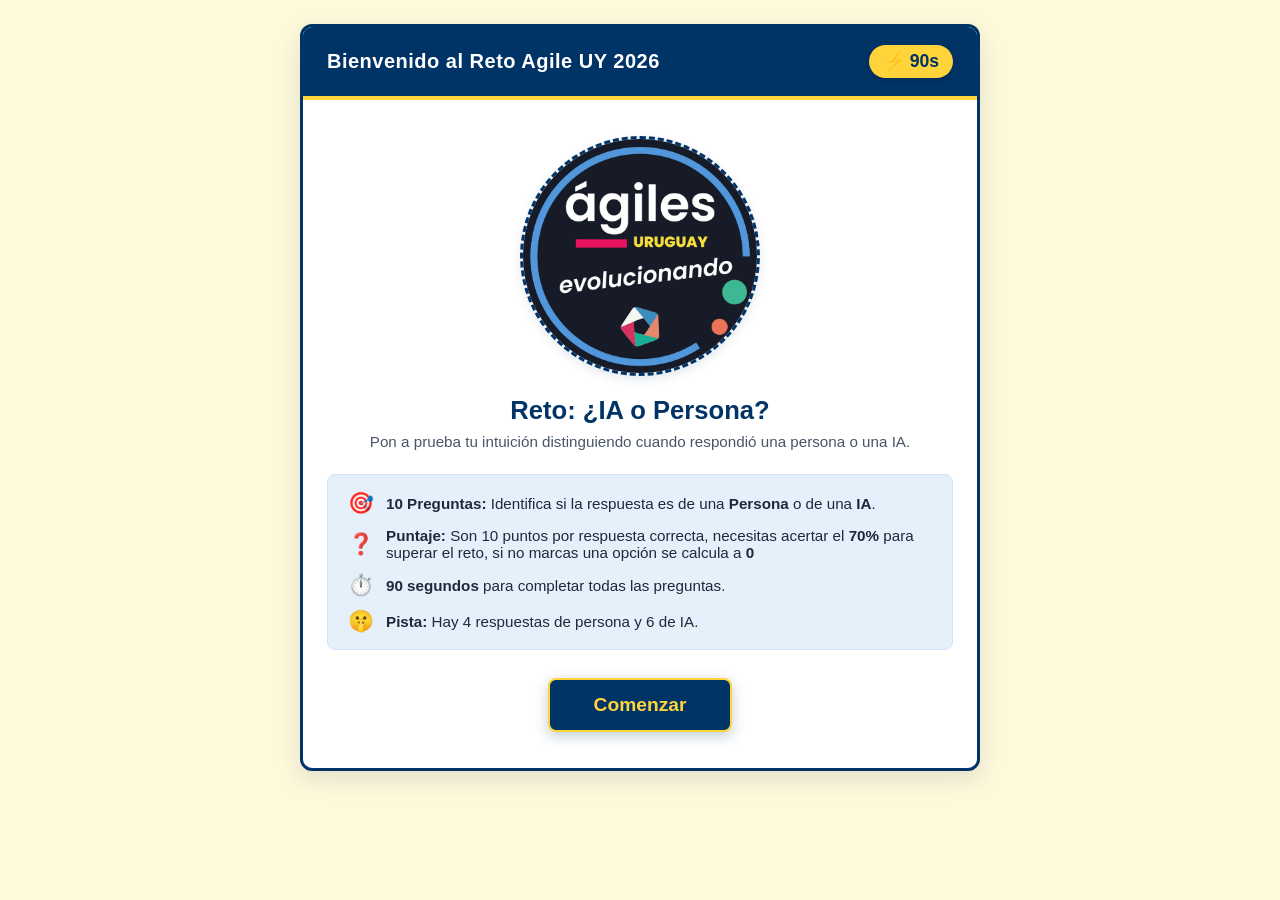
<file: index.html>
<!DOCTYPE html>
<html lang="es">

<head>
    <meta charset="UTF-8">
    <meta name="viewport" content="width=device-width, initial-scale=1.0">
    <title>Bienvenido al Quiz: ¿IA o Persona?</title>
    <link rel="stylesheet" href="styles.css">
</head>

<body>

    <div class="container">
        <header>
            <h1>Bienvenido al Reto Agile UY 2026</h1>
            <div class="timer-badge">
                ⚡ 90s
            </div>
        </header>

        <div class="content">
            <div class="welcome-card">
                <div class="logo-container" id="logo-placeholder">
                    <img src="logo_event.jpg" alt="Logo">
                </div>

                <h2 class="welcome-title">Reto: ¿IA o Persona?</h2>
                <p class="welcome-subtitle">Pon a prueba tu intuición distinguiendo cuando respondió una persona o una
                    IA.</p>

                <div class="rules-list">
                    <div class="rule-item">
                        <span class="rule-icon">🎯</span>
                        <div><strong>10 Preguntas:</strong> Identifica si la respuesta es de una
                            <strong>Persona</strong> o de una <strong>IA</strong>.
                        </div>
                    </div>
                    <div class="rule-item">
                        <span class="rule-icon">❓</span>
                        <div><strong>Puntaje:</strong> Son 10 puntos por respuesta correcta, necesitas acertar el
                            <strong>70%</strong> para superar el reto, si no marcas una opción se calcula a
                            <strong>0</strong>
                        </div>
                    </div>
                    <div class="rule-item">
                        <span class="rule-icon">⏱️</span>
                        <div><strong>90 segundos</strong> para completar
                            todas las preguntas.</div>
                    </div>
                    <div class="rule-item">
                        <span class="rule-icon">🤫</span>
                        <div><strong>Pista:</strong> Hay 4 respuestas de persona y 6 de IA.</div>
                    </div>
                </div>

                <a href="quiz-page.html" class="btn-start">
                    Comenzar
                </a>
            </div>
        </div>
    </div>

</body>

</html>
</file>
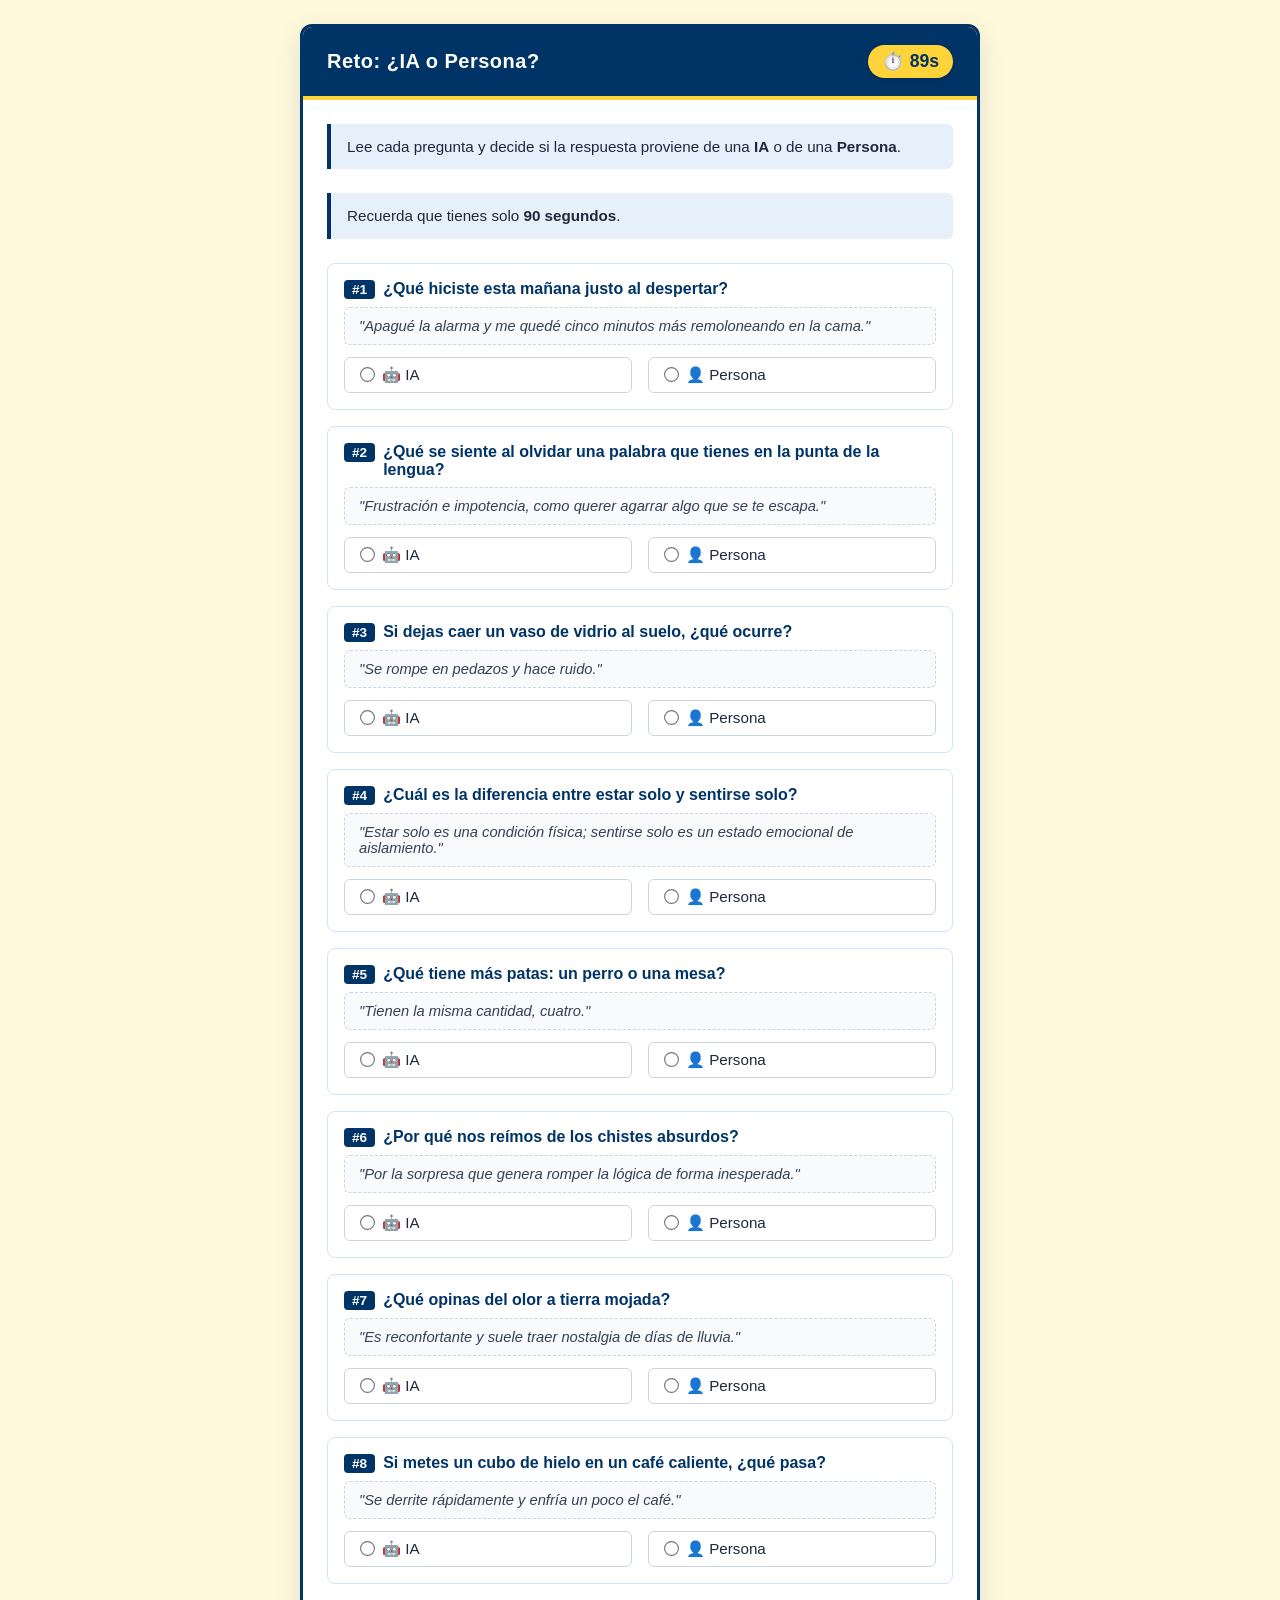
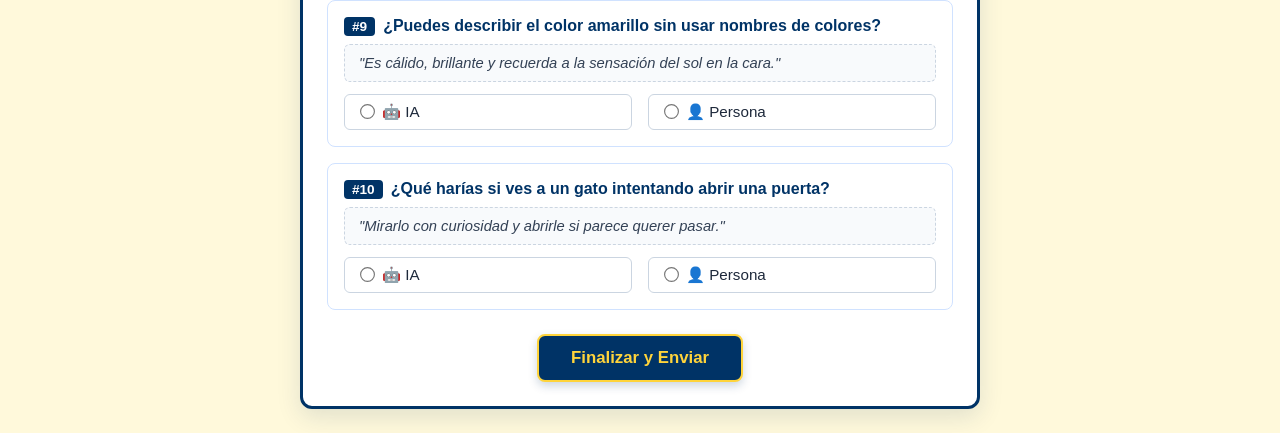
<file: quiz-page.html>
<!DOCTYPE html>
<html lang="es">

<head>
    <meta charset="UTF-8">
    <meta name="viewport" content="width=device-width, initial-scale=1.0">
    <title>Quiz: ¿IA o Persona?</title>
    <link rel="stylesheet" href="styles.css">
</head>

<body>

    <div class="container">
        <header>
            <h1>Reto: ¿IA o Persona?</h1>
            <div class="timer-badge" id="timer-badge">
                ⏱️ <span id="timer-seconds">90s</span>
            </div>
        </header>

        <div class="content">
            <section id="quiz-section">
                <div class="instructions">
                    Lee cada pregunta y decide si la respuesta proviene de una <strong>IA</strong> o de una
                    <strong>Persona</strong>.
                </div>

                <div class="instructions">
                    Recuerda que tienes solo <strong>90 segundos</strong>.
                </div>

                <div id="questions-list">
                </div>

                <div class="actions-bar">
                    <button type="button" class="btn-primary" id="btn-submit">
                        Finalizar y Enviar
                    </button>
                </div>
            </section>
            <section id="results-section" class="hidden">
                <div class="results-card">
                    <div id="congrats-message" class="congrats-banner hidden">
                        🎉 ¡Felicitaciones, lograste identificar a la IA! 🎉
                    </div>

                    <div id="failure-message" class="failure-banner hidden">
                        😢 Lo siento, fuiste engañado por la IA 😢
                    </div>

                    <div class="score-display">
                        Puntuación: <span id="score-percentage">0%</span>
                    </div>

                    <div class="breakdown-box">
                        <div class="breakdown-item text-success">
                            <strong>Total Aciertos: <span id="total-correct">0</span> / 10</strong>
                            <div>Preguntas acertadas: <span id="correct-questions-list" class="badge-list">-</span>
                            </div>
                        </div>
                        <hr style="margin: 12px 0; border: none; border-top: 1px solid #e2e8f0;">
                        <div class="breakdown-item text-error">
                            <strong>Total Fallos: <span id="total-incorrect">0</span> / 10</strong>
                            <div>Preguntas falladas: <span id="incorrect-questions-list" class="badge-list">-</span>
                            </div>
                        </div>
                    </div>

                    <button type="button" class="btn-primary" id="btn-restart">
                        Intentar de Nuevo
                    </button>
                </div>
            </section>
        </div>
    </div>

    <script src="app.js"></script>
</body>

</html>
</file>
<file: styles.css>
:root {
    --primary-blue: #003366;
    --secondary-blue: #005699;
    --light-blue: #e6f0fa;
    --bg-yellow: #fff9db;
    --accent-yellow: #ffd43b;
    --dark-yellow: #f59f00;
    --text-dark: #1e293b;
    --text-white: #ffffff;
    --success-green: #2b8a3e;
    --error-red: #c92a2a;
}

* {
    box-sizing: border-box;
    margin: 0;
    padding: 0;
    font-family: 'Segoe UI', Tahoma, Geneva, Verdana, sans-serif;
}

body {
    background-color: var(--bg-yellow);
    color: var(--text-dark);
    min-height: 100vh;
    display: flex;
    justify-content: center;
    align-items: flex-start;
    padding: 24px 16px;
}

.container {
    width: 100%;
    max-width: 680px;
    background: #ffffff;
    border-radius: 12px;
    border: 3px solid var(--primary-blue);
    box-shadow: 0 8px 24px rgba(0, 51, 102, 0.12);
    overflow: hidden;
}

header {
    background-color: var(--primary-blue);
    color: var(--text-white);
    padding: 18px 24px;
    display: flex;
    justify-content: space-between;
    align-items: center;
    border-bottom: 4px solid var(--accent-yellow);
}

header h1 {
    font-size: 1.25rem;
    font-weight: 700;
    letter-spacing: 0.5px;
}

.timer-badge {
    background-color: var(--accent-yellow);
    color: var(--primary-blue);
    font-weight: 800;
    font-size: 1.1rem;
    padding: 6px 14px;
    border-radius: 20px;
    display: flex;
    align-items: center;
    gap: 6px;
    box-shadow: 0 2px 6px rgba(0, 0, 0, 0.15);
}

.content {
    padding: 24px;
}

.instructions {
    background-color: var(--light-blue);
    border-left: 4px solid var(--primary-blue);
    padding: 12px 16px;
    margin-bottom: 24px;
    font-size: 0.95rem;
    border-radius: 0 6px 6px 0;
    line-height: 1.4;
}

/* Question Item Styles */
.question-card {
    background: #ffffff;
    border: 1.5px solid #d0e2ff;
    border-radius: 8px;
    padding: 16px;
    margin-bottom: 16px;
    transition: border-color 0.2s;
}

.question-card:hover {
    border-color: var(--primary-blue);
}

.question-header {
    display: flex;
    align-items: baseline;
    gap: 8px;
    margin-bottom: 8px;
}

.question-num {
    background-color: var(--primary-blue);
    color: var(--text-white);
    font-size: 0.85rem;
    font-weight: 700;
    padding: 2px 8px;
    border-radius: 4px;
}

.question-prompt {
    font-weight: 600;
    color: var(--primary-blue);
    font-size: 1rem;
}

.evaluated-response {
    background-color: #f8fafc;
    border: 1px dashed #cbd5e1;
    padding: 10px 14px;
    border-radius: 6px;
    font-style: italic;
    font-size: 0.92rem;
    color: #334155;
    margin-bottom: 12px;
}

.options-group {
    display: flex;
    gap: 16px;
}

.option-label {
    display: flex;
    align-items: center;
    gap: 8px;
    padding: 8px 16px;
    border: 1.5px solid #cbd5e1;
    border-radius: 6px;
    cursor: pointer;
    font-size: 0.95rem;
    font-weight: 500;
    transition: all 0.2s ease;
    flex: 1;
    user-select: none;
}

.option-label:hover {
    background-color: var(--light-blue);
    border-color: var(--primary-blue);
}

.option-label input[type="radio"] {
    accent-color: var(--primary-blue);
    transform: scale(1.15);
}

/* Footer & Actions */
.actions-bar {
    margin-top: 24px;
    text-align: center;
}

.btn-primary {
    background-color: var(--primary-blue);
    color: var(--accent-yellow);
    border: 2px solid var(--accent-yellow);
    padding: 12px 32px;
    font-size: 1.05rem;
    font-weight: 700;
    border-radius: 8px;
    cursor: pointer;
    transition: all 0.2s ease;
    box-shadow: 0 4px 10px rgba(0, 51, 102, 0.2);
}

.btn-primary:hover {
    background-color: var(--secondary-blue);
    transform: translateY(-1px);
}

/* Results Screen */
.results-card {
    text-align: center;
    padding: 16px 8px;
}

.congrats-banner {
    font-size: 1.5rem;
    font-weight: 800;
    color: var(--primary-blue);
    background-color: var(--accent-yellow);
    padding: 12px;
    border-radius: 8px;
    margin-bottom: 20px;
    box-shadow: 0 4px 12px rgba(245, 159, 0, 0.2);
}

.failure-banner {
    font-size: 1.5rem;
    font-weight: 800;
    color: var(--error-red);
    background-color: #ffe3e3;
    border: 2px solid #ffc9c9;
    padding: 12px;
    border-radius: 8px;
    margin-bottom: 20px;
    box-shadow: 0 4px 12px rgba(201, 42, 42, 0.15);
}

.score-display {
    font-size: 2.8rem;
    font-weight: 800;
    color: var(--primary-blue);
    margin-bottom: 20px;
}

.breakdown-box {
    text-align: left;
    background: #f8fafc;
    border: 1px solid #e2e8f0;
    border-radius: 8px;
    padding: 16px;
    margin-bottom: 24px;
}

.breakdown-item {
    margin-bottom: 12px;
    font-size: 0.95rem;
    line-height: 1.5;
}

.breakdown-item strong {
    display: block;
    margin-bottom: 2px;
}

.text-success {
    color: var(--success-green);
}

.text-error {
    color: var(--error-red);
}

.badge-list {
    display: inline-flex;
    flex-wrap: wrap;
    gap: 6px;
    margin-top: 4px;
}

.badge {
    display: inline-block;
    padding: 2px 8px;
    border-radius: 4px;
    font-size: 0.85rem;
    font-weight: 600;
}

.badge-success {
    background-color: #d3f9d8;
    color: var(--success-green);
}

.badge-error {
    background-color: #ffe3e3;
    color: var(--error-red);
}

.hidden {
    display: none !important;
}


/* Welcome Page Specific Styles */
.welcome-card {
    text-align: center;
    padding: 12px 0;
}

.logo-container {
    margin: 0 auto 20px auto;
    width: 240px;
    height: 240px;
    background-color: var(--light-blue);
    border: 3px dashed var(--primary-blue);
    border-radius: 50%;
    display: flex;
    justify-content: center;
    align-items: center;
    box-shadow: 0 4px 10px rgba(0, 51, 102, 0.1);
    overflow: hidden;
}

.logo-container img {
    max-width: 250%;
    max-height: 250%;
    object-fit: cover;
}

.logo-placeholder-text {
    font-size: 0.8rem;
    font-weight: 700;
    color: var(--primary-blue);
    text-transform: uppercase;
    letter-spacing: 0.5px;
}

.welcome-title {
    font-size: 1.6rem;
    color: var(--primary-blue);
    font-weight: 800;
    margin-bottom: 8px;
}

.welcome-subtitle {
    color: #475569;
    font-size: 0.95rem;
    margin-bottom: 24px;
}

.rules-list {
    background-color: var(--light-blue);
    border: 1.5px solid #d0e2ff;
    border-radius: 8px;
    padding: 16px 20px;
    margin-bottom: 28px;
    text-align: left;
}

.rule-item {
    display: flex;
    align-items: center;
    gap: 12px;
    margin-bottom: 12px;
    font-size: 0.95rem;
    color: var(--text-dark);
}

.rule-item:last-child {
    margin-bottom: 0;
}

.rule-icon {
    font-size: 1.3rem;
    flex-shrink: 0;
}

.btn-start {
    display: inline-block;
    text-decoration: none;
    background-color: var(--primary-blue);
    color: var(--accent-yellow);
    border: 2px solid var(--accent-yellow);
    padding: 14px 44px;
    font-size: 1.2rem;
    font-weight: 800;
    border-radius: 8px;
    cursor: pointer;
    transition: all 0.2s ease;
    box-shadow: 0 4px 14px rgba(0, 51, 102, 0.25);
}

.btn-start:hover {
    background-color: var(--secondary-blue);
    transform: translateY(-2px);
    box-shadow: 0 6px 18px rgba(0, 51, 102, 0.3);
}
</file>
